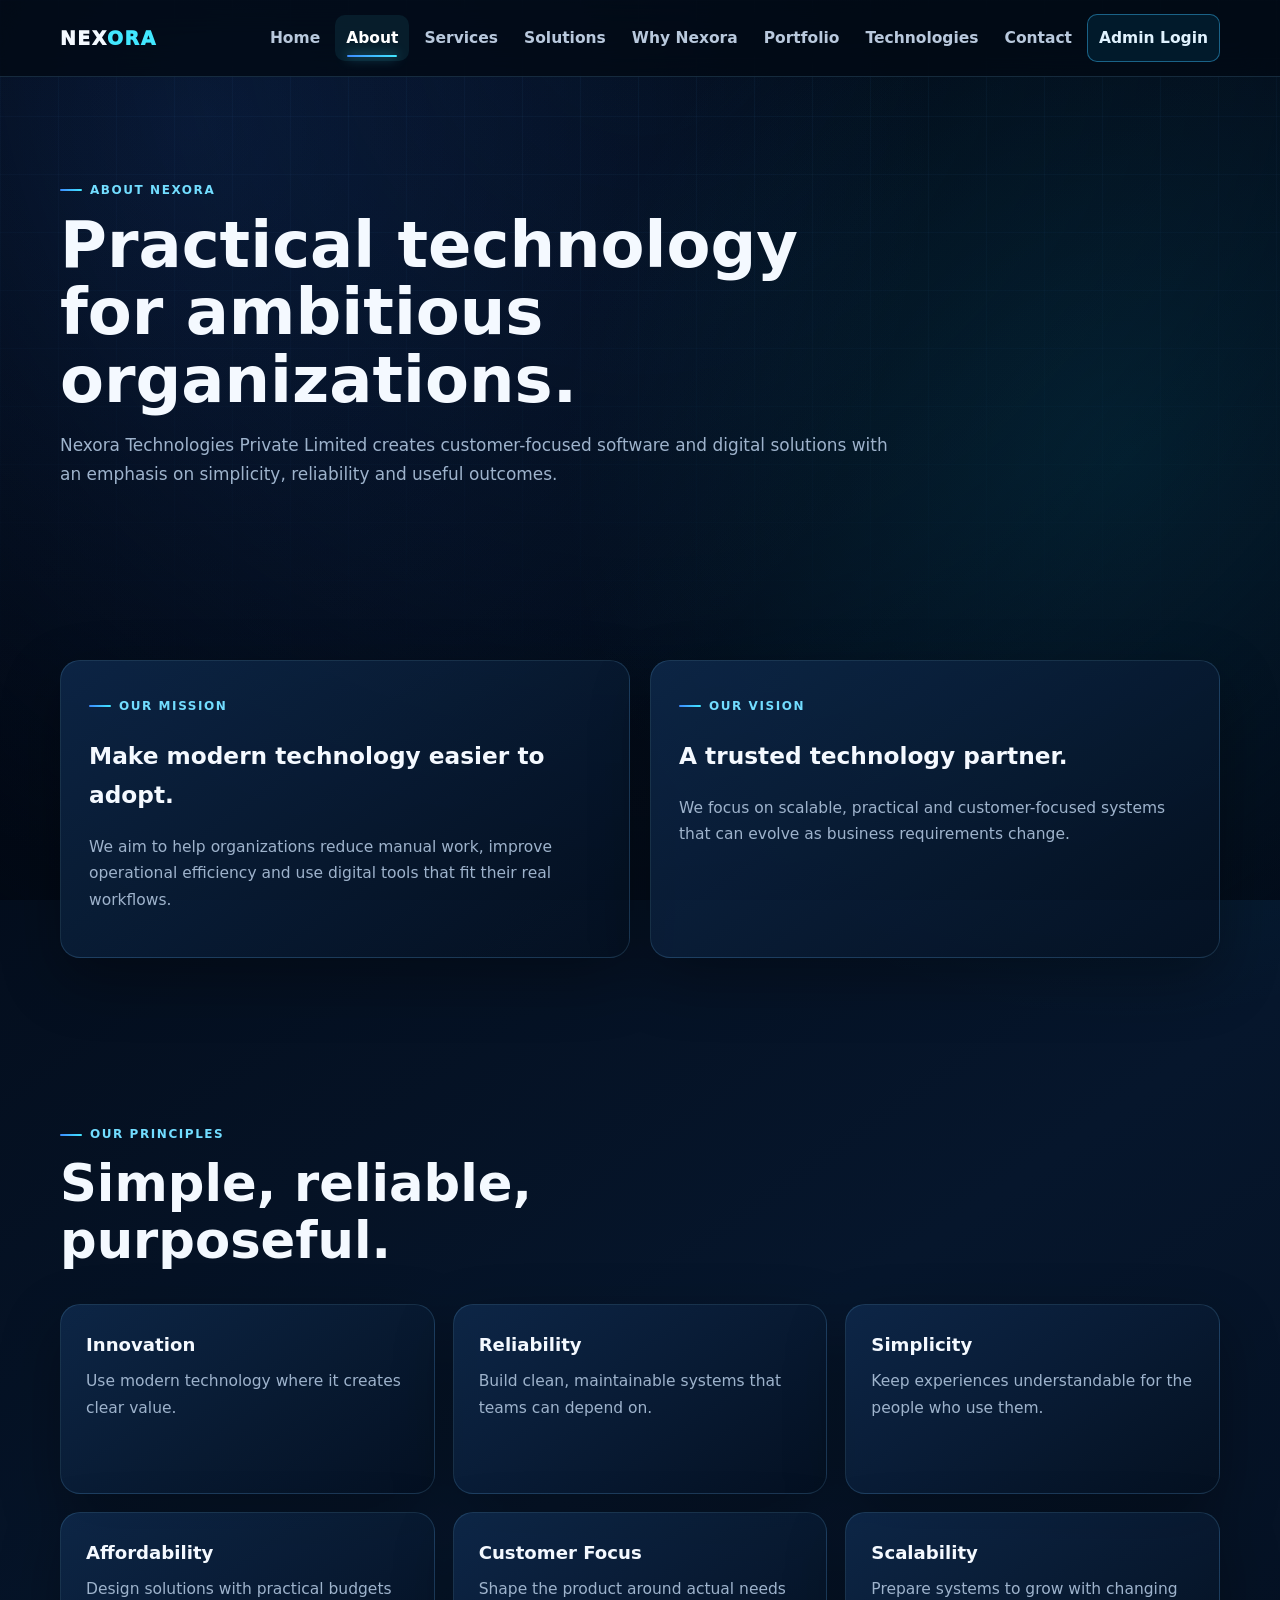
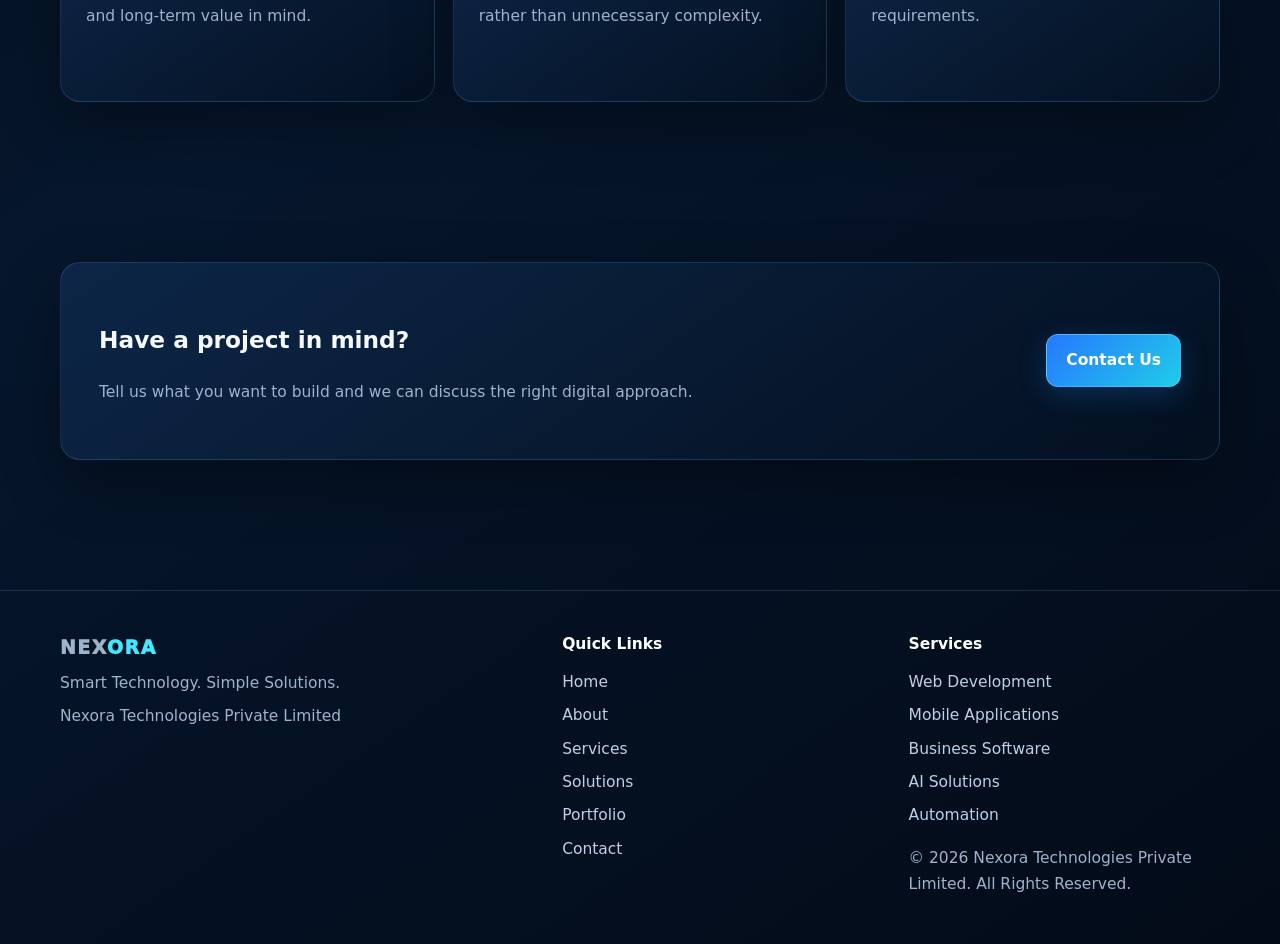
<file: about.html>
<!DOCTYPE html><html lang="en"><head><meta charset="UTF-8"><meta name="viewport" content="width=device-width,initial-scale=1"><meta name="description" content="Nexora Technologies Private Limited — Smart Technology. Simple Solutions."><title>About | Nexora Technologies</title><link rel="stylesheet" href="styles.css"></head><body><header class="nav"><div class="wrap navin"><a class="logo" href="index.html" aria-label="Nexora Technologies Home">NEX<span>ORA</span></a><button class="menu-toggle" aria-label="Open navigation" aria-expanded="false">☰</button><nav class="site-nav"><a href="index.html" data-page="index.html" class="">Home</a><a href="about.html" data-page="about.html" class="active">About</a><a href="services.html" data-page="services.html" class="">Services</a><a href="solutions.html" data-page="solutions.html" class="">Solutions</a><a href="why-nexora.html" data-page="why-nexora.html" class="">Why Nexora</a><a href="portfolio.html" data-page="portfolio.html" class="">Portfolio</a><a href="technologies.html" data-page="technologies.html" class="">Technologies</a><a href="contact.html" data-page="contact.html" class="">Contact</a>
      <a href="admin.html" class="admin-nav-link" data-page="admin.html">Admin Login</a></nav></div></header><main class="page"><div class="wrap"><section class="page-hero"><div class="kicker">About Nexora</div><h1>Practical technology for ambitious organizations.</h1><p>Nexora Technologies Private Limited creates customer-focused software and digital solutions with an emphasis on simplicity, reliability and useful outcomes.</p></section><section class="section"><div class="two"><article class="panel"><div class="kicker">Our Mission</div><h2>Make modern technology easier to adopt.</h2><p class="muted">We aim to help organizations reduce manual work, improve operational efficiency and use digital tools that fit their real workflows.</p></article><article class="panel"><div class="kicker">Our Vision</div><h2>A trusted technology partner.</h2><p class="muted">We focus on scalable, practical and customer-focused systems that can evolve as business requirements change.</p></article></div></section><section class="section"><div class="sectionhead"><div class="kicker">Our Principles</div><h2>Simple, reliable, purposeful.</h2></div><div class="grid"><article class="card"><h3>Innovation</h3><p>Use modern technology where it creates clear value.</p></article><article class="card"><h3>Reliability</h3><p>Build clean, maintainable systems that teams can depend on.</p></article><article class="card"><h3>Simplicity</h3><p>Keep experiences understandable for the people who use them.</p></article><article class="card"><h3>Affordability</h3><p>Design solutions with practical budgets and long-term value in mind.</p></article><article class="card"><h3>Customer Focus</h3><p>Shape the product around actual needs rather than unnecessary complexity.</p></article><article class="card"><h3>Scalability</h3><p>Prepare systems to grow with changing requirements.</p></article></div></section><section class="section"><div class="cta"><div><h2>Have a project in mind?</h2><p class="muted">Tell us what you want to build and we can discuss the right digital approach.</p></div><a class="btn" href="contact.html">Contact Us</a></div></section></div></main><footer><div class="wrap foot"><div><div class="logo">NEX<span>ORA</span></div><p>Smart Technology. Simple Solutions.</p><p>Nexora Technologies Private Limited</p></div><div><h4>Quick Links</h4><div class="footer-links"><a href="index.html">Home</a><a href="about.html">About</a><a href="services.html">Services</a><a href="solutions.html">Solutions</a><a href="portfolio.html">Portfolio</a><a href="contact.html">Contact</a></div></div><div><h4>Services</h4><div class="footer-links"><a href="services.html">Web Development</a><a href="services.html">Mobile Applications</a><a href="services.html">Business Software</a><a href="services.html">AI Solutions</a><a href="services.html">Automation</a></div><p style="margin-top:16px">© 2026 Nexora Technologies Private Limited. All Rights Reserved.</p></div></div></footer><script src="site.js"></script></body></html>
</file>
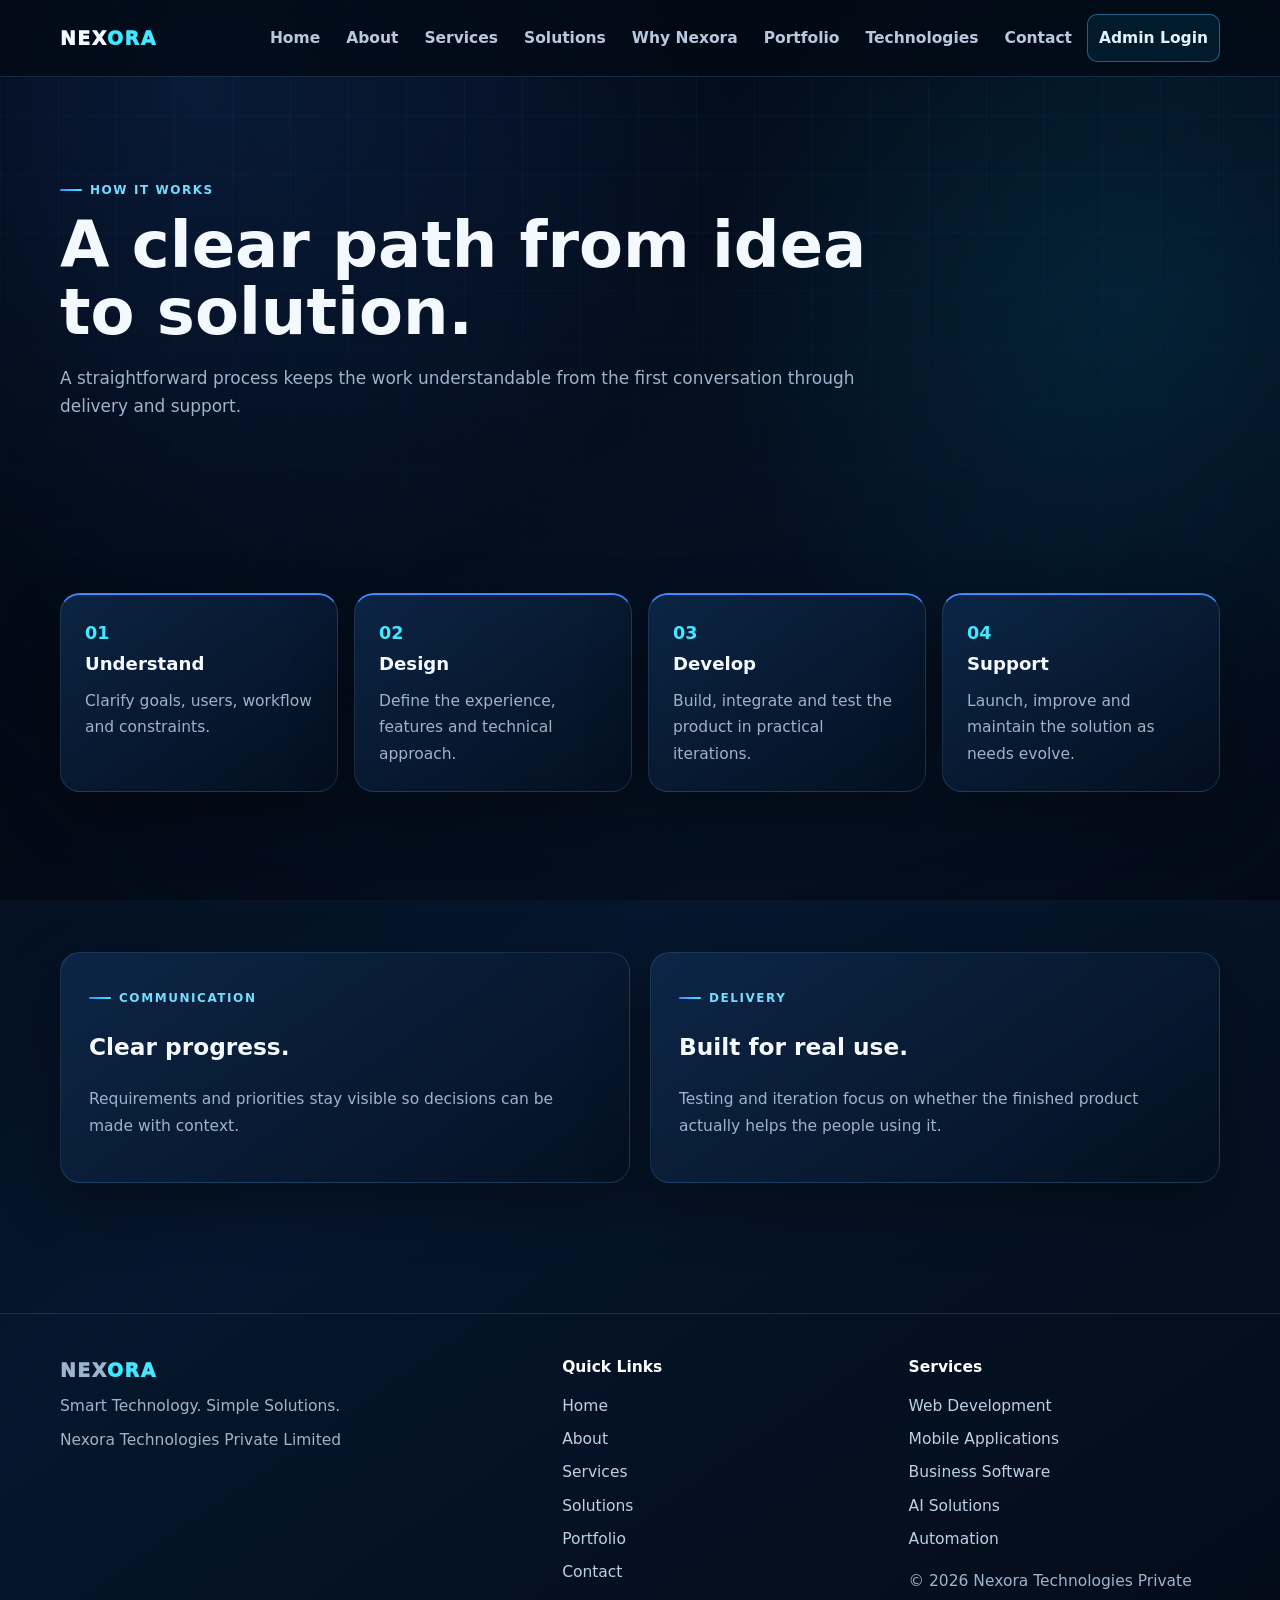
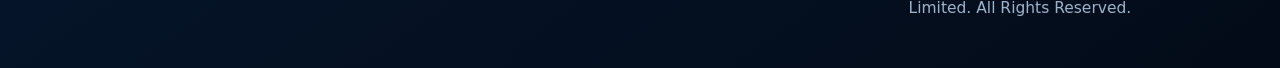
<file: how-it-works.html>
<!DOCTYPE html><html lang="en"><head><meta charset="UTF-8"><meta name="viewport" content="width=device-width,initial-scale=1"><meta name="description" content="Nexora Technologies Private Limited — Smart Technology. Simple Solutions."><title>How It Works | Nexora Technologies</title><link rel="stylesheet" href="styles.css"></head><body><header class="nav"><div class="wrap navin"><a class="logo" href="index.html" aria-label="Nexora Technologies Home">NEX<span>ORA</span></a><button class="menu-toggle" aria-label="Open navigation" aria-expanded="false">☰</button><nav class="site-nav"><a href="index.html" data-page="index.html" class="">Home</a><a href="about.html" data-page="about.html" class="">About</a><a href="services.html" data-page="services.html" class="">Services</a><a href="solutions.html" data-page="solutions.html" class="">Solutions</a><a href="why-nexora.html" data-page="why-nexora.html" class="">Why Nexora</a><a href="portfolio.html" data-page="portfolio.html" class="">Portfolio</a><a href="technologies.html" data-page="technologies.html" class="">Technologies</a><a href="contact.html" data-page="contact.html" class="">Contact</a>
      <a href="admin.html" class="admin-nav-link" data-page="admin.html">Admin Login</a></nav></div></header><main class="page"><div class="wrap"><section class="page-hero"><div class="kicker">How It Works</div><h1>A clear path from idea to solution.</h1><p>A straightforward process keeps the work understandable from the first conversation through delivery and support.</p></section><section class="section"><div class="process"><article class="step"><b>01</b><h3>Understand</h3><p>Clarify goals, users, workflow and constraints.</p></article><article class="step"><b>02</b><h3>Design</h3><p>Define the experience, features and technical approach.</p></article><article class="step"><b>03</b><h3>Develop</h3><p>Build, integrate and test the product in practical iterations.</p></article><article class="step"><b>04</b><h3>Support</h3><p>Launch, improve and maintain the solution as needs evolve.</p></article></div></section><section class="section"><div class="two"><article class="panel"><div class="kicker">Communication</div><h2>Clear progress.</h2><p class="muted">Requirements and priorities stay visible so decisions can be made with context.</p></article><article class="panel"><div class="kicker">Delivery</div><h2>Built for real use.</h2><p class="muted">Testing and iteration focus on whether the finished product actually helps the people using it.</p></article></div></section></div></main><footer><div class="wrap foot"><div><div class="logo">NEX<span>ORA</span></div><p>Smart Technology. Simple Solutions.</p><p>Nexora Technologies Private Limited</p></div><div><h4>Quick Links</h4><div class="footer-links"><a href="index.html">Home</a><a href="about.html">About</a><a href="services.html">Services</a><a href="solutions.html">Solutions</a><a href="portfolio.html">Portfolio</a><a href="contact.html">Contact</a></div></div><div><h4>Services</h4><div class="footer-links"><a href="services.html">Web Development</a><a href="services.html">Mobile Applications</a><a href="services.html">Business Software</a><a href="services.html">AI Solutions</a><a href="services.html">Automation</a></div><p style="margin-top:16px">© 2026 Nexora Technologies Private Limited. All Rights Reserved.</p></div></div></footer><script src="site.js"></script></body></html>
</file>
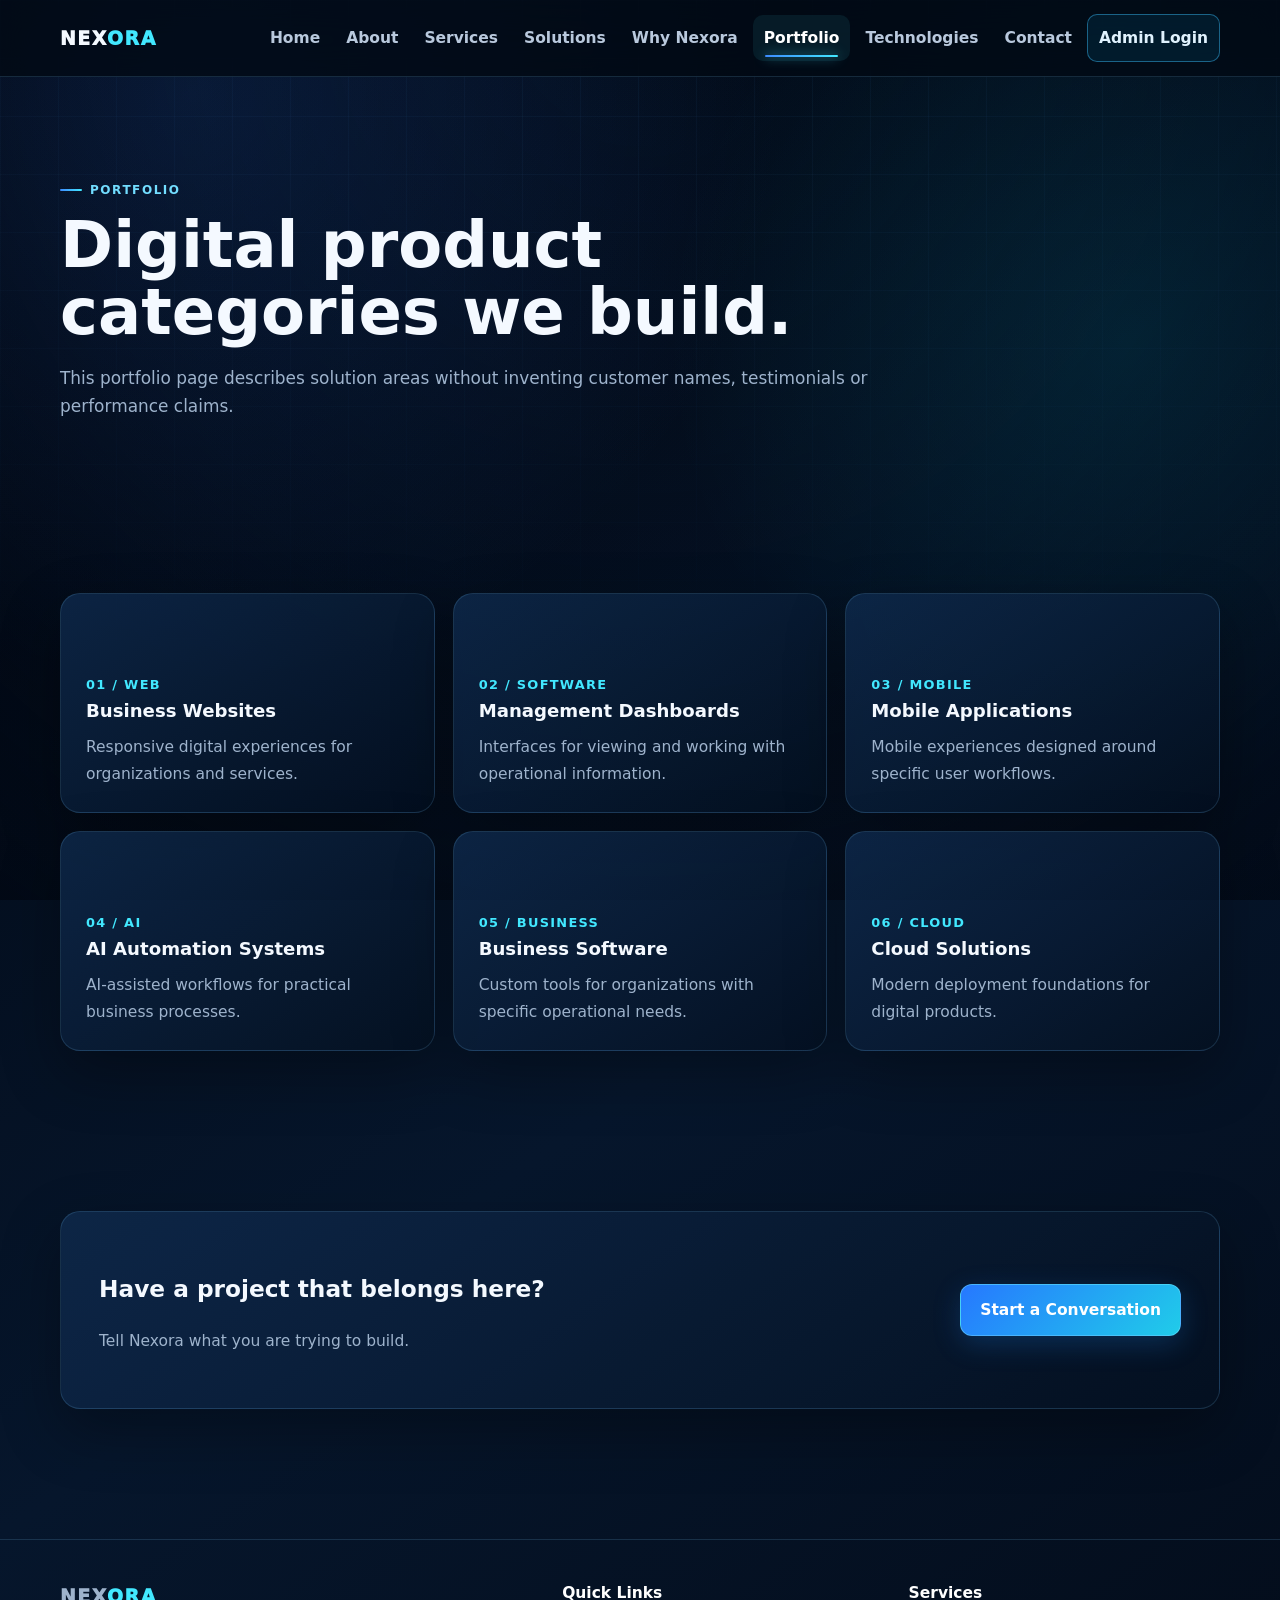
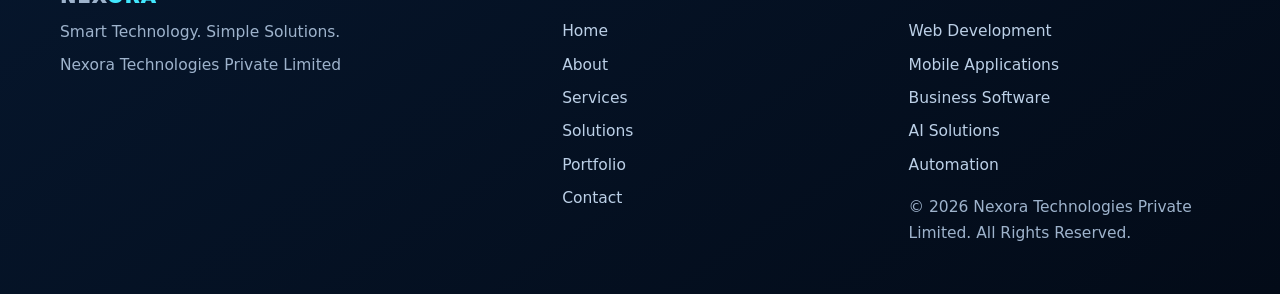
<file: portfolio.html>
<!DOCTYPE html><html lang="en"><head><meta charset="UTF-8"><meta name="viewport" content="width=device-width,initial-scale=1"><meta name="description" content="Nexora Technologies Private Limited — Smart Technology. Simple Solutions."><title>Portfolio | Nexora Technologies</title><link rel="stylesheet" href="styles.css"></head><body><header class="nav"><div class="wrap navin"><a class="logo" href="index.html" aria-label="Nexora Technologies Home">NEX<span>ORA</span></a><button class="menu-toggle" aria-label="Open navigation" aria-expanded="false">☰</button><nav class="site-nav"><a href="index.html" data-page="index.html" class="">Home</a><a href="about.html" data-page="about.html" class="">About</a><a href="services.html" data-page="services.html" class="">Services</a><a href="solutions.html" data-page="solutions.html" class="">Solutions</a><a href="why-nexora.html" data-page="why-nexora.html" class="">Why Nexora</a><a href="portfolio.html" data-page="portfolio.html" class="active">Portfolio</a><a href="technologies.html" data-page="technologies.html" class="">Technologies</a><a href="contact.html" data-page="contact.html" class="">Contact</a>
      <a href="admin.html" class="admin-nav-link" data-page="admin.html">Admin Login</a></nav></div></header><main class="page"><div class="wrap"><section class="page-hero"><div class="kicker">Portfolio</div><h1>Digital product categories we build.</h1><p>This portfolio page describes solution areas without inventing customer names, testimonials or performance claims.</p></section><section class="section"><div class="portfolio"><article class="project"><small>01 / WEB</small><h3>Business Websites</h3><p>Responsive digital experiences for organizations and services.</p></article><article class="project"><small>02 / SOFTWARE</small><h3>Management Dashboards</h3><p>Interfaces for viewing and working with operational information.</p></article><article class="project"><small>03 / MOBILE</small><h3>Mobile Applications</h3><p>Mobile experiences designed around specific user workflows.</p></article><article class="project"><small>04 / AI</small><h3>AI Automation Systems</h3><p>AI-assisted workflows for practical business processes.</p></article><article class="project"><small>05 / BUSINESS</small><h3>Business Software</h3><p>Custom tools for organizations with specific operational needs.</p></article><article class="project"><small>06 / CLOUD</small><h3>Cloud Solutions</h3><p>Modern deployment foundations for digital products.</p></article></div></section><section class="section"><div class="cta"><div><h2>Have a project that belongs here?</h2><p class="muted">Tell Nexora what you are trying to build.</p></div><a class="btn" href="contact.html">Start a Conversation</a></div></section></div></main><footer><div class="wrap foot"><div><div class="logo">NEX<span>ORA</span></div><p>Smart Technology. Simple Solutions.</p><p>Nexora Technologies Private Limited</p></div><div><h4>Quick Links</h4><div class="footer-links"><a href="index.html">Home</a><a href="about.html">About</a><a href="services.html">Services</a><a href="solutions.html">Solutions</a><a href="portfolio.html">Portfolio</a><a href="contact.html">Contact</a></div></div><div><h4>Services</h4><div class="footer-links"><a href="services.html">Web Development</a><a href="services.html">Mobile Applications</a><a href="services.html">Business Software</a><a href="services.html">AI Solutions</a><a href="services.html">Automation</a></div><p style="margin-top:16px">© 2026 Nexora Technologies Private Limited. All Rights Reserved.</p></div></div></footer><script src="site.js"></script></body></html>
</file>
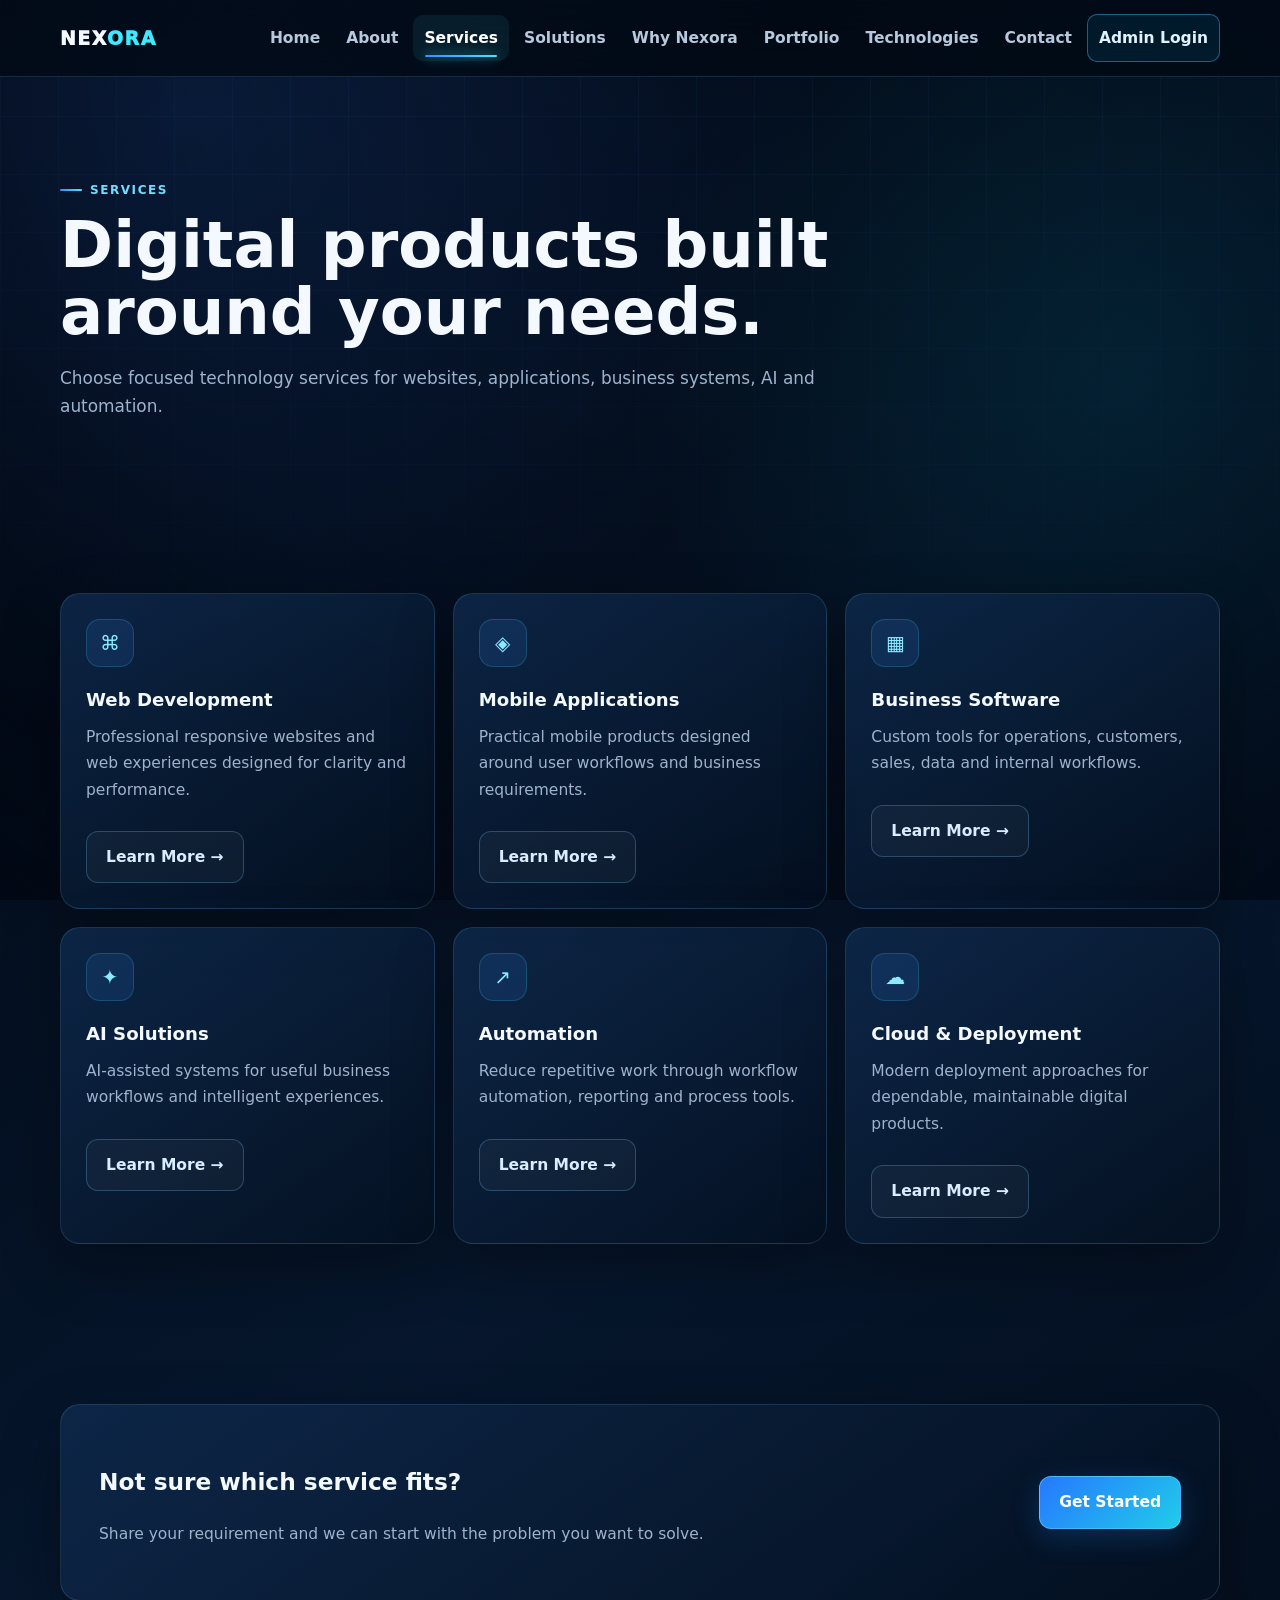
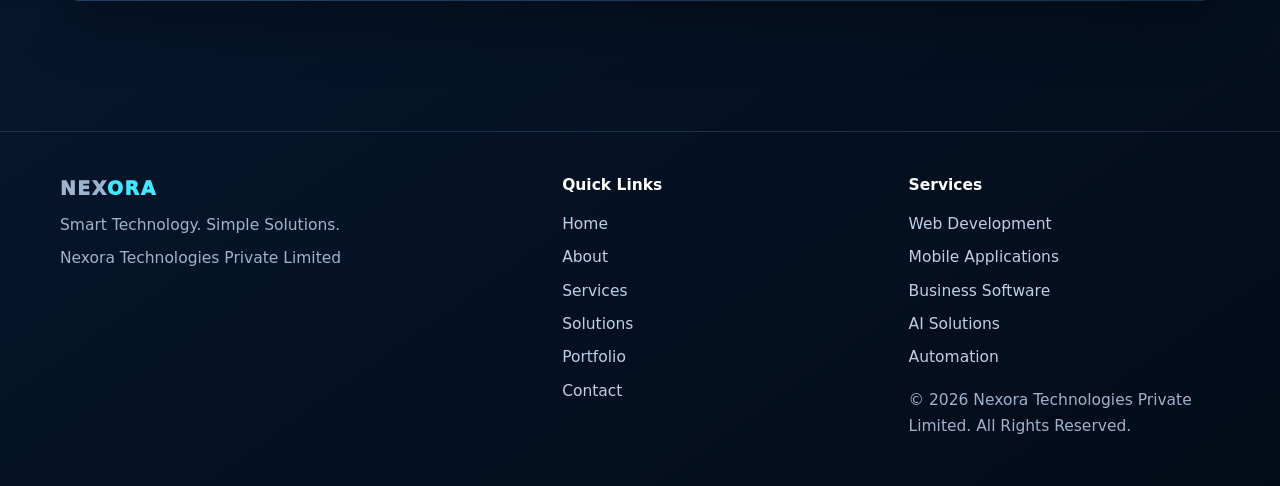
<file: services.html>
<!DOCTYPE html><html lang="en"><head><meta charset="UTF-8"><meta name="viewport" content="width=device-width,initial-scale=1"><meta name="description" content="Nexora Technologies Private Limited — Smart Technology. Simple Solutions."><title>Services | Nexora Technologies</title><link rel="stylesheet" href="styles.css"></head><body><header class="nav"><div class="wrap navin"><a class="logo" href="index.html" aria-label="Nexora Technologies Home">NEX<span>ORA</span></a><button class="menu-toggle" aria-label="Open navigation" aria-expanded="false">☰</button><nav class="site-nav"><a href="index.html" data-page="index.html" class="">Home</a><a href="about.html" data-page="about.html" class="">About</a><a href="services.html" data-page="services.html" class="active">Services</a><a href="solutions.html" data-page="solutions.html" class="">Solutions</a><a href="why-nexora.html" data-page="why-nexora.html" class="">Why Nexora</a><a href="portfolio.html" data-page="portfolio.html" class="">Portfolio</a><a href="technologies.html" data-page="technologies.html" class="">Technologies</a><a href="contact.html" data-page="contact.html" class="">Contact</a>
      <a href="admin.html" class="admin-nav-link" data-page="admin.html">Admin Login</a></nav></div></header><main class="page"><div class="wrap"><section class="page-hero"><div class="kicker">Services</div><h1>Digital products built around your needs.</h1><p>Choose focused technology services for websites, applications, business systems, AI and automation.</p></section><section class="section"><div class="grid"><article class="card"><div class="icon">⌘</div><h3>Web Development</h3><p>Professional responsive websites and web experiences designed for clarity and performance.</p><div class="actions"><a class="ghost" href="contact.html">Learn More →</a></div></article><article class="card"><div class="icon">◈</div><h3>Mobile Applications</h3><p>Practical mobile products designed around user workflows and business requirements.</p><div class="actions"><a class="ghost" href="contact.html">Learn More →</a></div></article><article class="card"><div class="icon">▦</div><h3>Business Software</h3><p>Custom tools for operations, customers, sales, data and internal workflows.</p><div class="actions"><a class="ghost" href="solutions.html">Learn More →</a></div></article><article class="card"><div class="icon">✦</div><h3>AI Solutions</h3><p>AI-assisted systems for useful business workflows and intelligent experiences.</p><div class="actions"><a class="ghost" href="technologies.html">Learn More →</a></div></article><article class="card"><div class="icon">↗</div><h3>Automation</h3><p>Reduce repetitive work through workflow automation, reporting and process tools.</p><div class="actions"><a class="ghost" href="solutions.html">Learn More →</a></div></article><article class="card"><div class="icon">☁</div><h3>Cloud & Deployment</h3><p>Modern deployment approaches for dependable, maintainable digital products.</p><div class="actions"><a class="ghost" href="contact.html">Learn More →</a></div></article></div></section><section class="section"><div class="cta"><div><h2>Not sure which service fits?</h2><p class="muted">Share your requirement and we can start with the problem you want to solve.</p></div><a class="btn" href="contact.html">Get Started</a></div></section></div></main><footer><div class="wrap foot"><div><div class="logo">NEX<span>ORA</span></div><p>Smart Technology. Simple Solutions.</p><p>Nexora Technologies Private Limited</p></div><div><h4>Quick Links</h4><div class="footer-links"><a href="index.html">Home</a><a href="about.html">About</a><a href="services.html">Services</a><a href="solutions.html">Solutions</a><a href="portfolio.html">Portfolio</a><a href="contact.html">Contact</a></div></div><div><h4>Services</h4><div class="footer-links"><a href="services.html">Web Development</a><a href="services.html">Mobile Applications</a><a href="services.html">Business Software</a><a href="services.html">AI Solutions</a><a href="services.html">Automation</a></div><p style="margin-top:16px">© 2026 Nexora Technologies Private Limited. All Rights Reserved.</p></div></div></footer><script src="site.js"></script></body></html>
</file>
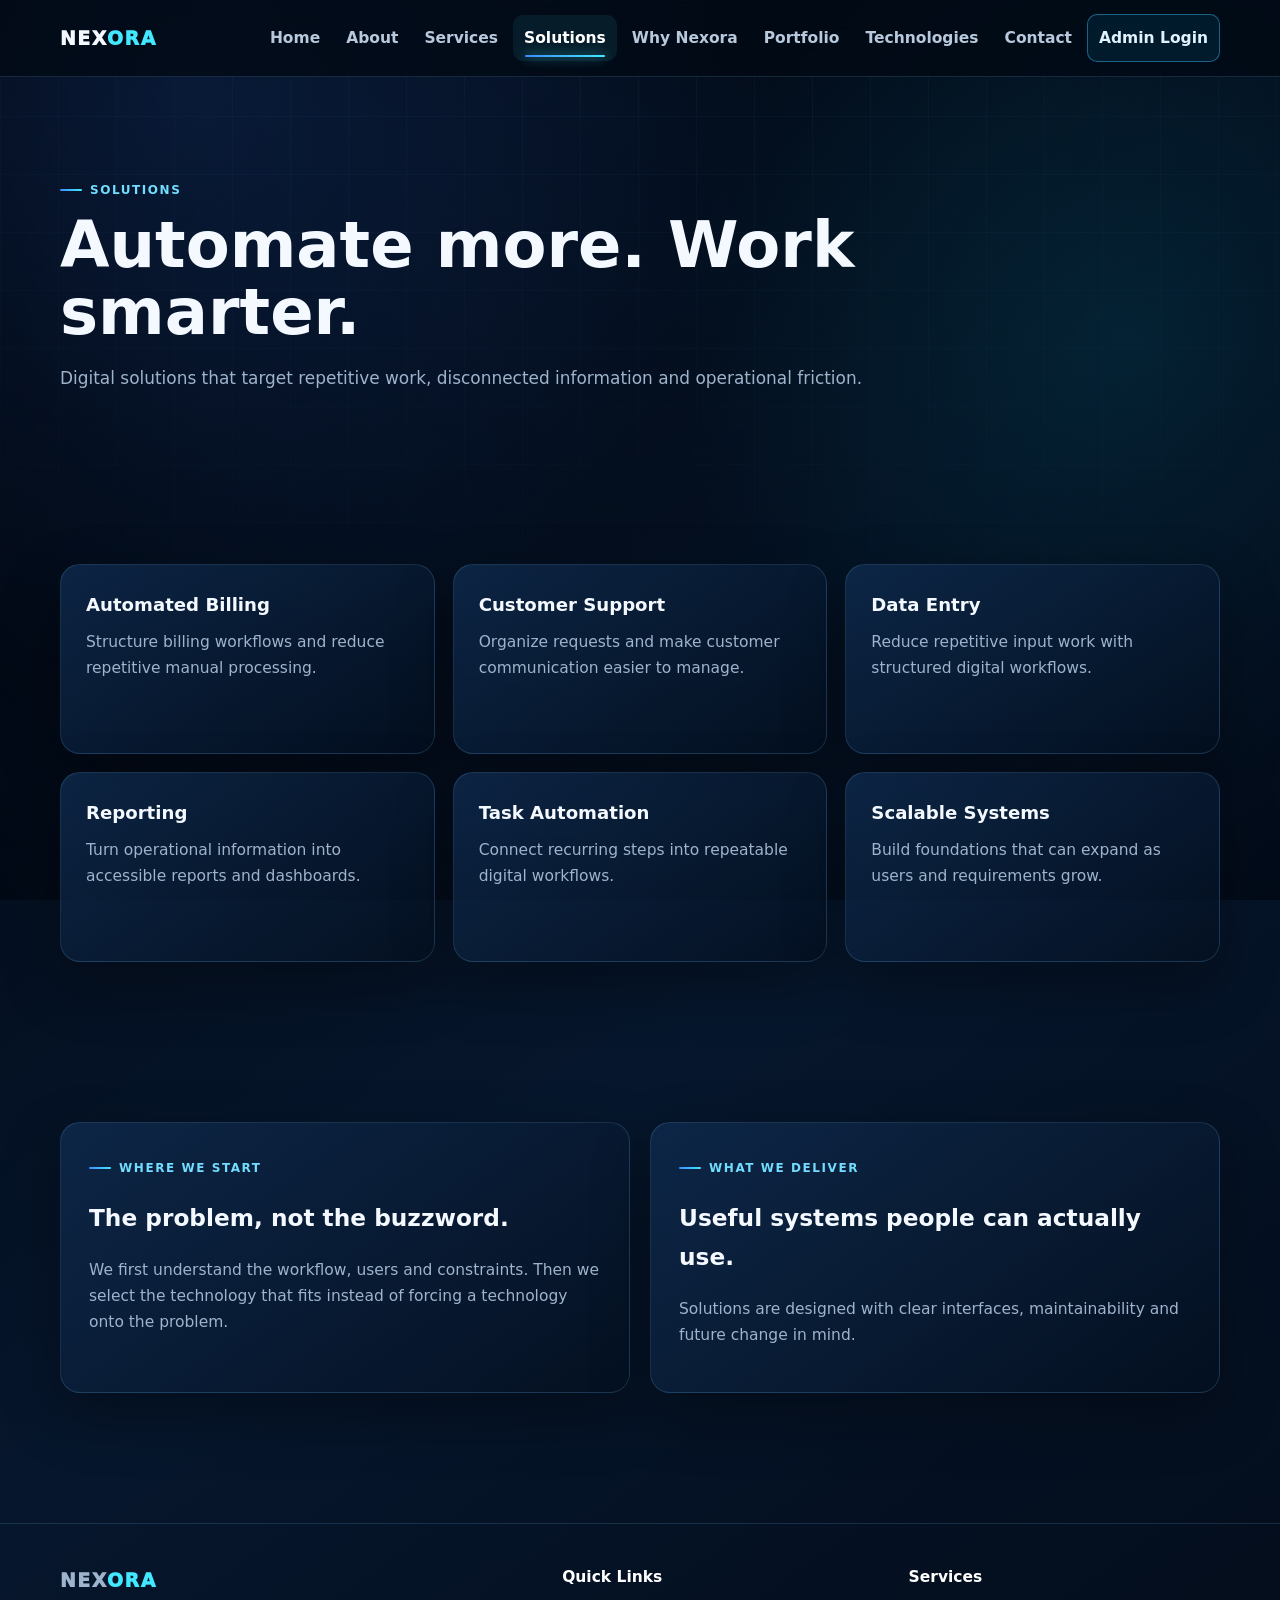
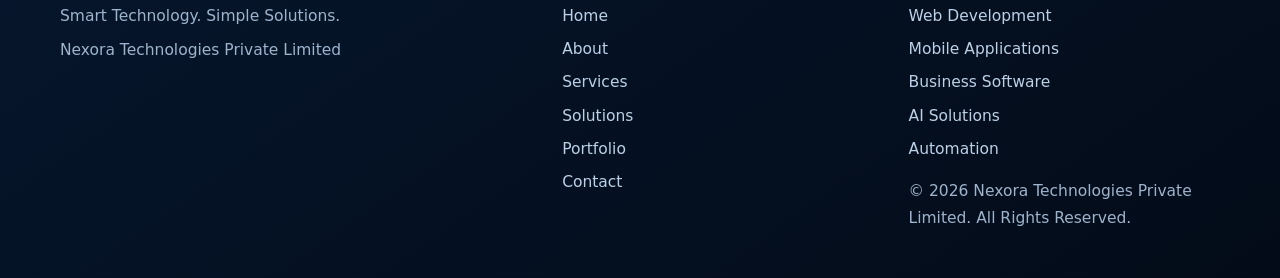
<file: solutions.html>
<!DOCTYPE html><html lang="en"><head><meta charset="UTF-8"><meta name="viewport" content="width=device-width,initial-scale=1"><meta name="description" content="Nexora Technologies Private Limited — Smart Technology. Simple Solutions."><title>Solutions | Nexora Technologies</title><link rel="stylesheet" href="styles.css"></head><body><header class="nav"><div class="wrap navin"><a class="logo" href="index.html" aria-label="Nexora Technologies Home">NEX<span>ORA</span></a><button class="menu-toggle" aria-label="Open navigation" aria-expanded="false">☰</button><nav class="site-nav"><a href="index.html" data-page="index.html" class="">Home</a><a href="about.html" data-page="about.html" class="">About</a><a href="services.html" data-page="services.html" class="">Services</a><a href="solutions.html" data-page="solutions.html" class="active">Solutions</a><a href="why-nexora.html" data-page="why-nexora.html" class="">Why Nexora</a><a href="portfolio.html" data-page="portfolio.html" class="">Portfolio</a><a href="technologies.html" data-page="technologies.html" class="">Technologies</a><a href="contact.html" data-page="contact.html" class="">Contact</a>
      <a href="admin.html" class="admin-nav-link" data-page="admin.html">Admin Login</a></nav></div></header><main class="page"><div class="wrap"><section class="page-hero"><div class="kicker">Solutions</div><h1>Automate more. Work smarter.</h1><p>Digital solutions that target repetitive work, disconnected information and operational friction.</p></section><section class="section"><div class="grid"><article class="card"><h3>Automated Billing</h3><p>Structure billing workflows and reduce repetitive manual processing.</p></article><article class="card"><h3>Customer Support</h3><p>Organize requests and make customer communication easier to manage.</p></article><article class="card"><h3>Data Entry</h3><p>Reduce repetitive input work with structured digital workflows.</p></article><article class="card"><h3>Reporting</h3><p>Turn operational information into accessible reports and dashboards.</p></article><article class="card"><h3>Task Automation</h3><p>Connect recurring steps into repeatable digital workflows.</p></article><article class="card"><h3>Scalable Systems</h3><p>Build foundations that can expand as users and requirements grow.</p></article></div></section><section class="section"><div class="two"><article class="panel"><div class="kicker">Where we start</div><h2>The problem, not the buzzword.</h2><p class="muted">We first understand the workflow, users and constraints. Then we select the technology that fits instead of forcing a technology onto the problem.</p></article><article class="panel"><div class="kicker">What we deliver</div><h2>Useful systems people can actually use.</h2><p class="muted">Solutions are designed with clear interfaces, maintainability and future change in mind.</p></article></div></section></div></main><footer><div class="wrap foot"><div><div class="logo">NEX<span>ORA</span></div><p>Smart Technology. Simple Solutions.</p><p>Nexora Technologies Private Limited</p></div><div><h4>Quick Links</h4><div class="footer-links"><a href="index.html">Home</a><a href="about.html">About</a><a href="services.html">Services</a><a href="solutions.html">Solutions</a><a href="portfolio.html">Portfolio</a><a href="contact.html">Contact</a></div></div><div><h4>Services</h4><div class="footer-links"><a href="services.html">Web Development</a><a href="services.html">Mobile Applications</a><a href="services.html">Business Software</a><a href="services.html">AI Solutions</a><a href="services.html">Automation</a></div><p style="margin-top:16px">© 2026 Nexora Technologies Private Limited. All Rights Reserved.</p></div></div></footer><script src="site.js"></script></body></html>
</file>
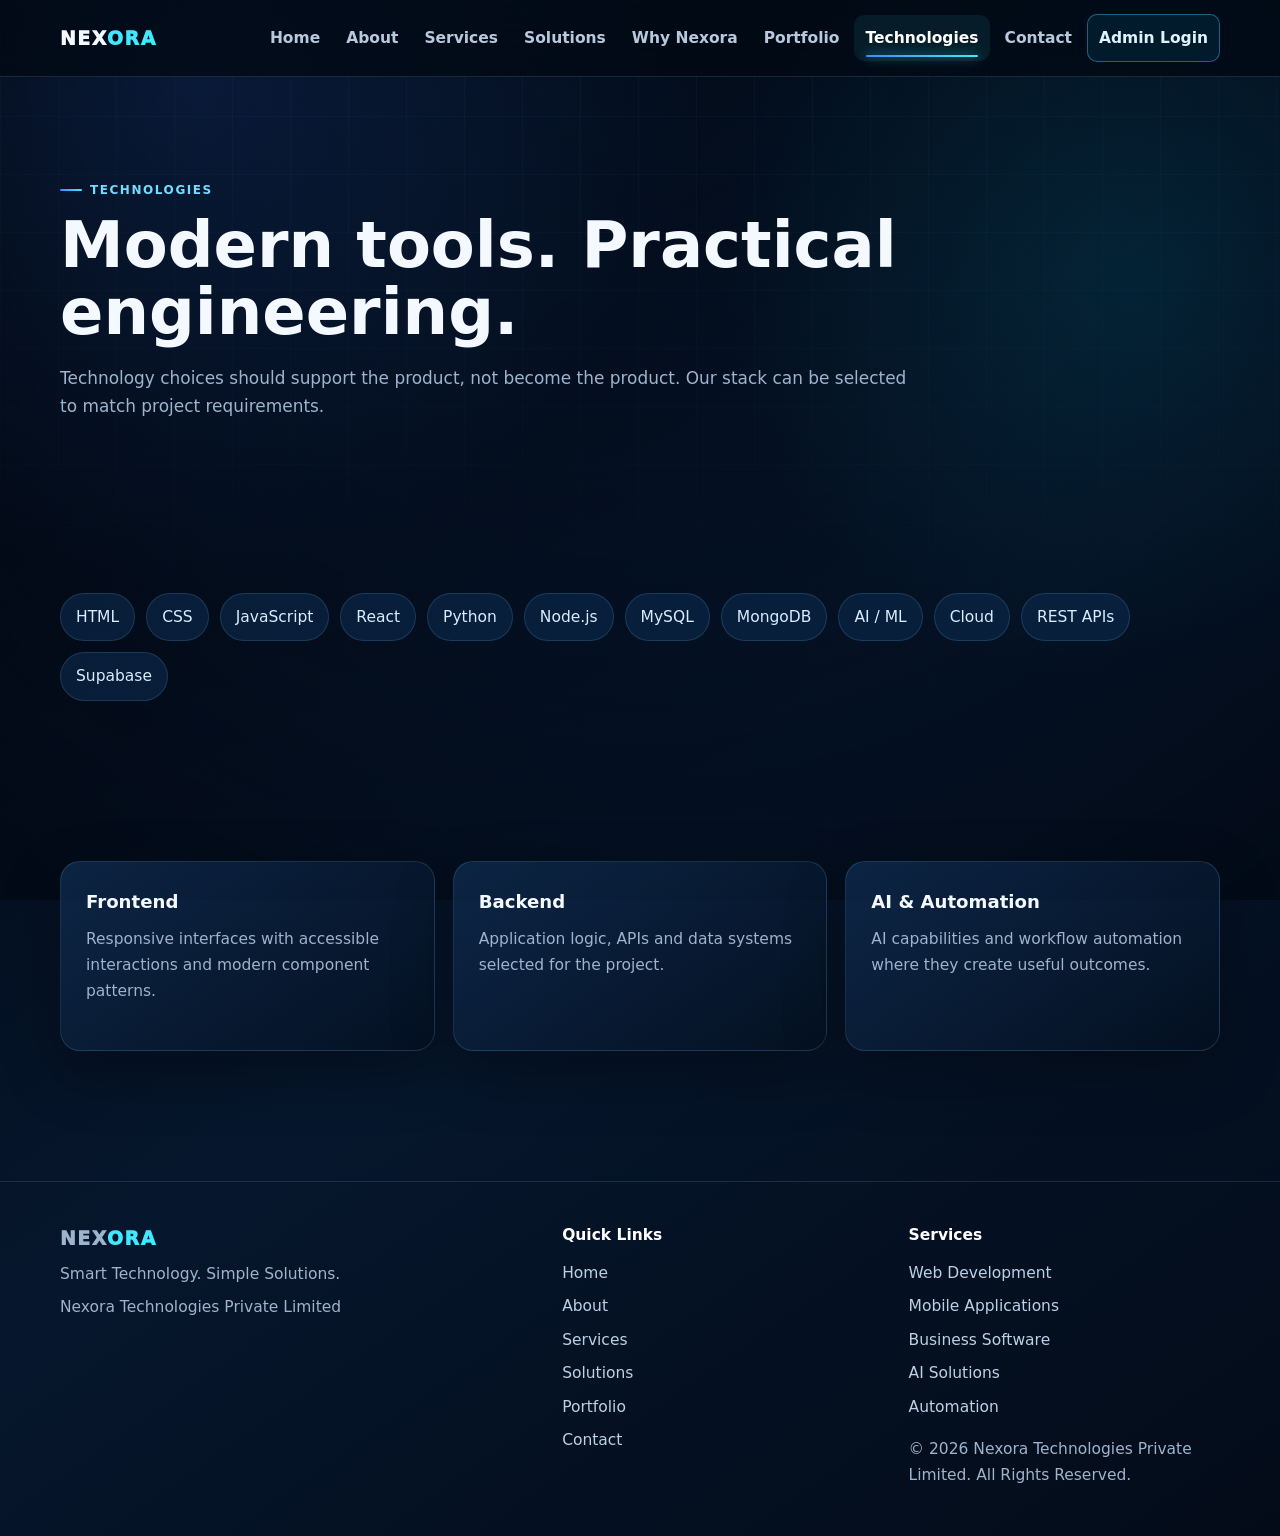
<file: technologies.html>
<!DOCTYPE html><html lang="en"><head><meta charset="UTF-8"><meta name="viewport" content="width=device-width,initial-scale=1"><meta name="description" content="Nexora Technologies Private Limited — Smart Technology. Simple Solutions."><title>Technologies | Nexora Technologies</title><link rel="stylesheet" href="styles.css"></head><body><header class="nav"><div class="wrap navin"><a class="logo" href="index.html" aria-label="Nexora Technologies Home">NEX<span>ORA</span></a><button class="menu-toggle" aria-label="Open navigation" aria-expanded="false">☰</button><nav class="site-nav"><a href="index.html" data-page="index.html" class="">Home</a><a href="about.html" data-page="about.html" class="">About</a><a href="services.html" data-page="services.html" class="">Services</a><a href="solutions.html" data-page="solutions.html" class="">Solutions</a><a href="why-nexora.html" data-page="why-nexora.html" class="">Why Nexora</a><a href="portfolio.html" data-page="portfolio.html" class="">Portfolio</a><a href="technologies.html" data-page="technologies.html" class="active">Technologies</a><a href="contact.html" data-page="contact.html" class="">Contact</a>
      <a href="admin.html" class="admin-nav-link" data-page="admin.html">Admin Login</a></nav></div></header><main class="page"><div class="wrap"><section class="page-hero"><div class="kicker">Technologies</div><h1>Modern tools. Practical engineering.</h1><p>Technology choices should support the product, not become the product. Our stack can be selected to match project requirements.</p></section><section class="section"><div class="tech"><span class="tag">HTML</span><span class="tag">CSS</span><span class="tag">JavaScript</span><span class="tag">React</span><span class="tag">Python</span><span class="tag">Node.js</span><span class="tag">MySQL</span><span class="tag">MongoDB</span><span class="tag">AI / ML</span><span class="tag">Cloud</span><span class="tag">REST APIs</span><span class="tag">Supabase</span></div></section><section class="section"><div class="grid"><article class="card"><h3>Frontend</h3><p>Responsive interfaces with accessible interactions and modern component patterns.</p></article><article class="card"><h3>Backend</h3><p>Application logic, APIs and data systems selected for the project.</p></article><article class="card"><h3>AI & Automation</h3><p>AI capabilities and workflow automation where they create useful outcomes.</p></article></div></section></div></main><footer><div class="wrap foot"><div><div class="logo">NEX<span>ORA</span></div><p>Smart Technology. Simple Solutions.</p><p>Nexora Technologies Private Limited</p></div><div><h4>Quick Links</h4><div class="footer-links"><a href="index.html">Home</a><a href="about.html">About</a><a href="services.html">Services</a><a href="solutions.html">Solutions</a><a href="portfolio.html">Portfolio</a><a href="contact.html">Contact</a></div></div><div><h4>Services</h4><div class="footer-links"><a href="services.html">Web Development</a><a href="services.html">Mobile Applications</a><a href="services.html">Business Software</a><a href="services.html">AI Solutions</a><a href="services.html">Automation</a></div><p style="margin-top:16px">© 2026 Nexora Technologies Private Limited. All Rights Reserved.</p></div></div></footer><script src="site.js"></script></body></html>
</file>
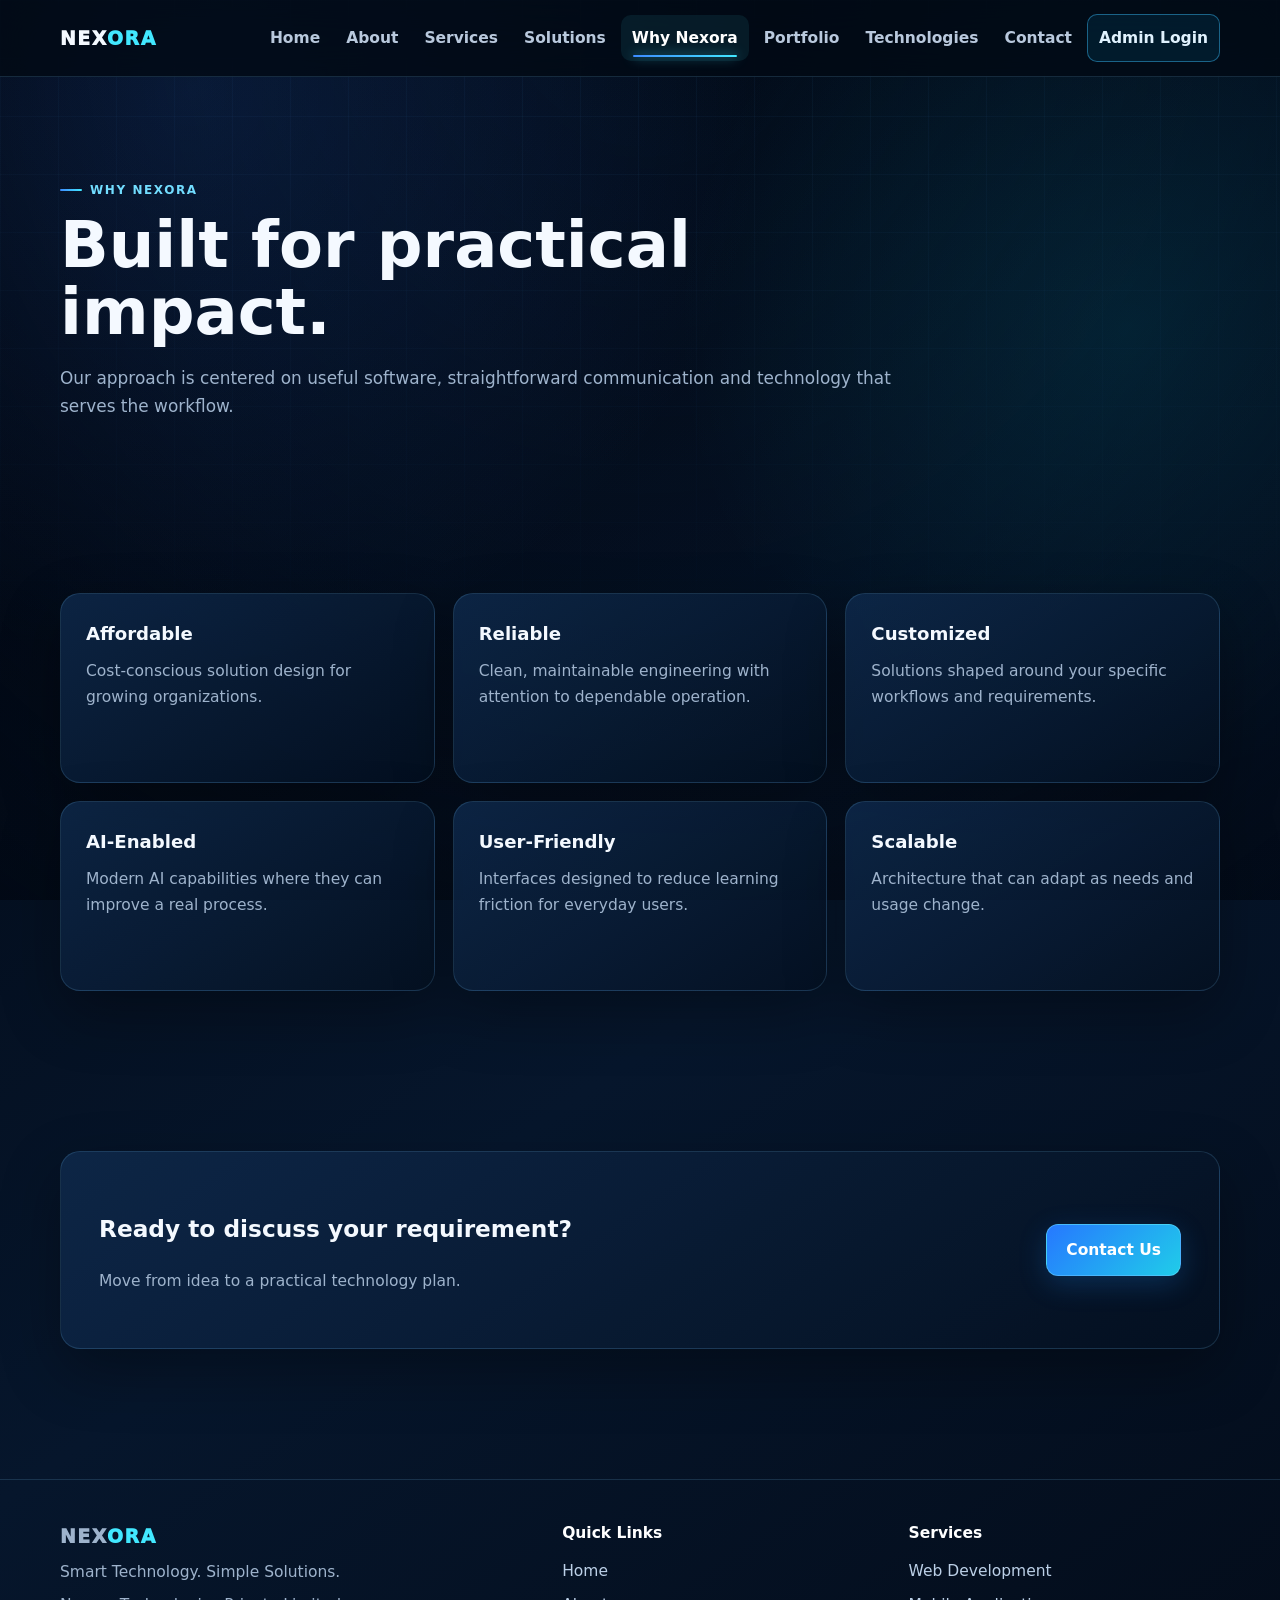
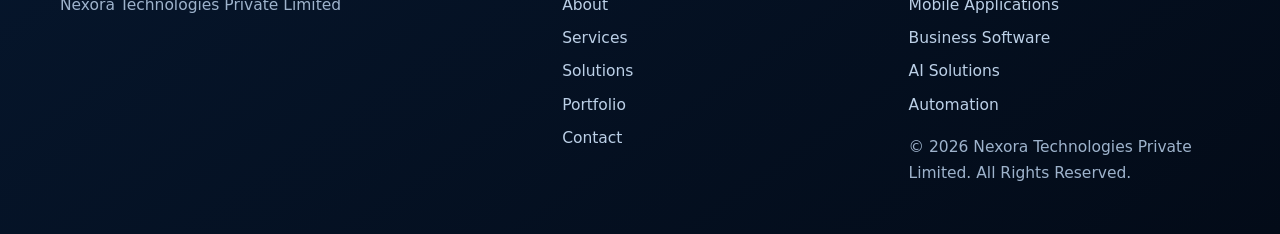
<file: why-nexora.html>
<!DOCTYPE html><html lang="en"><head><meta charset="UTF-8"><meta name="viewport" content="width=device-width,initial-scale=1"><meta name="description" content="Nexora Technologies Private Limited — Smart Technology. Simple Solutions."><title>Why Nexora | Nexora Technologies</title><link rel="stylesheet" href="styles.css"></head><body><header class="nav"><div class="wrap navin"><a class="logo" href="index.html" aria-label="Nexora Technologies Home">NEX<span>ORA</span></a><button class="menu-toggle" aria-label="Open navigation" aria-expanded="false">☰</button><nav class="site-nav"><a href="index.html" data-page="index.html" class="">Home</a><a href="about.html" data-page="about.html" class="">About</a><a href="services.html" data-page="services.html" class="">Services</a><a href="solutions.html" data-page="solutions.html" class="">Solutions</a><a href="why-nexora.html" data-page="why-nexora.html" class="active">Why Nexora</a><a href="portfolio.html" data-page="portfolio.html" class="">Portfolio</a><a href="technologies.html" data-page="technologies.html" class="">Technologies</a><a href="contact.html" data-page="contact.html" class="">Contact</a>
      <a href="admin.html" class="admin-nav-link" data-page="admin.html">Admin Login</a></nav></div></header><main class="page"><div class="wrap"><section class="page-hero"><div class="kicker">Why Nexora</div><h1>Built for practical impact.</h1><p>Our approach is centered on useful software, straightforward communication and technology that serves the workflow.</p></section><section class="section"><div class="grid"><article class="card"><h3>Affordable</h3><p>Cost-conscious solution design for growing organizations.</p></article><article class="card"><h3>Reliable</h3><p>Clean, maintainable engineering with attention to dependable operation.</p></article><article class="card"><h3>Customized</h3><p>Solutions shaped around your specific workflows and requirements.</p></article><article class="card"><h3>AI-Enabled</h3><p>Modern AI capabilities where they can improve a real process.</p></article><article class="card"><h3>User-Friendly</h3><p>Interfaces designed to reduce learning friction for everyday users.</p></article><article class="card"><h3>Scalable</h3><p>Architecture that can adapt as needs and usage change.</p></article></div></section><section class="section"><div class="cta"><div><h2>Ready to discuss your requirement?</h2><p class="muted">Move from idea to a practical technology plan.</p></div><a class="btn" href="contact.html">Contact Us</a></div></section></div></main><footer><div class="wrap foot"><div><div class="logo">NEX<span>ORA</span></div><p>Smart Technology. Simple Solutions.</p><p>Nexora Technologies Private Limited</p></div><div><h4>Quick Links</h4><div class="footer-links"><a href="index.html">Home</a><a href="about.html">About</a><a href="services.html">Services</a><a href="solutions.html">Solutions</a><a href="portfolio.html">Portfolio</a><a href="contact.html">Contact</a></div></div><div><h4>Services</h4><div class="footer-links"><a href="services.html">Web Development</a><a href="services.html">Mobile Applications</a><a href="services.html">Business Software</a><a href="services.html">AI Solutions</a><a href="services.html">Automation</a></div><p style="margin-top:16px">© 2026 Nexora Technologies Private Limited. All Rights Reserved.</p></div></div></footer><script src="site.js"></script></body></html>
</file>
<file: styles.css>
:root{--bg:#030a17;--bg2:#07162b;--panel:rgba(9,28,54,.72);--panel2:rgba(12,38,72,.72);--line:rgba(125,205,255,.16);--text:#f4f9ff;--muted:#9eb3cc;--blue:#3d8bff;--cyan:#42e8ff;--success:#55e3a5;--danger:#ff7180;--shadow:0 22px 60px rgba(0,0,0,.32)}*{box-sizing:border-box}html{scroll-behavior:smooth}body{margin:0;min-height:100vh;color:var(--text);font:15.5px/1.7 Inter,ui-sans-serif,system-ui,-apple-system,BlinkMacSystemFont,"Segoe UI",sans-serif;background:radial-gradient(circle at 15% 5%,rgba(46,126,255,.18),transparent 28%),radial-gradient(circle at 88% 18%,rgba(0,230,255,.11),transparent 24%),linear-gradient(145deg,#020711,#06162c 55%,#030b18);overflow-x:hidden}body:before{content:"";position:fixed;inset:0;z-index:-2;background-image:linear-gradient(rgba(91,174,255,.055) 1px,transparent 1px),linear-gradient(90deg,rgba(91,174,255,.055) 1px,transparent 1px);background-size:58px 58px;mask-image:linear-gradient(to bottom,#000,transparent 85%)}body:after{content:"";position:fixed;inset:0;z-index:-1;pointer-events:none;background:radial-gradient(circle at 50% 0,transparent 0,rgba(2,7,17,.22) 55%,rgba(2,7,17,.65) 100%)}a{color:inherit;text-decoration:none}.wrap{width:min(1160px,92%);margin-inline:auto}.nav{position:fixed;top:0;left:0;right:0;z-index:100;background:rgba(2,9,20,.78);border-bottom:1px solid var(--line);backdrop-filter:blur(18px)}.navin{height:76px;display:flex;align-items:center;justify-content:space-between;gap:24px}.logo{font-weight:950;letter-spacing:.08em;font-size:1.18rem}.logo span{color:var(--cyan)}.site-nav{display:flex;align-items:center;gap:4px}.site-nav a{position:relative;padding:10px 11px;border-radius:10px;color:#b9c9dd;font-weight:650;transition:.25s ease}.site-nav a:hover,.site-nav a.active{color:#fff;background:rgba(66,232,255,.08)}.site-nav a.active:after{content:"";position:absolute;left:12px;right:12px;bottom:4px;height:2px;border-radius:2px;background:linear-gradient(90deg,var(--blue),var(--cyan));box-shadow:0 0 12px rgba(66,232,255,.8)}.menu-toggle{display:none;background:transparent;color:#fff;border:1px solid var(--line);width:44px;height:44px;border-radius:12px;font-size:1.25rem;cursor:pointer}.btn,.ghost,.small-btn{display:inline-flex;align-items:center;justify-content:center;gap:8px;border-radius:12px;padding:12px 19px;font:inherit;font-weight:800;cursor:pointer;transition:transform .2s ease,box-shadow .25s ease,background .25s ease,border-color .25s ease;user-select:none}.btn{border:1px solid rgba(110,221,255,.5);color:#fff;background:linear-gradient(135deg,#2678ff,#20cce9);box-shadow:0 8px 28px rgba(31,142,255,.22)}.btn:hover{transform:translateY(-2px);box-shadow:0 12px 34px rgba(31,181,255,.36)}.btn:active,.ghost:active,.small-btn:active{transform:translateY(1px) scale(.98)}.btn:focus-visible,.ghost:focus-visible,.small-btn:focus-visible,a:focus-visible,input:focus-visible,textarea:focus-visible,select:focus-visible{outline:3px solid rgba(66,232,255,.35);outline-offset:2px}.btn:disabled{opacity:.65;cursor:not-allowed;transform:none}.ghost{border:1px solid rgba(126,206,255,.25);background:rgba(255,255,255,.035);color:#d8edff}.ghost:hover,.small-btn:hover{border-color:rgba(66,232,255,.5);background:rgba(66,232,255,.08);transform:translateY(-2px)}.small-btn{padding:9px 14px;border:1px solid var(--line);background:rgba(255,255,255,.035);color:#fff}.hero{padding-top:150px;min-height:760px;display:grid;grid-template-columns:1.05fr .95fr;align-items:center;gap:60px}.eyebrow,.kicker{display:inline-flex;align-items:center;gap:8px;color:#72ddff;font-weight:850;letter-spacing:.13em;text-transform:uppercase;font-size:.75rem}.eyebrow:before,.kicker:before{content:"";width:22px;height:2px;background:linear-gradient(90deg,var(--blue),var(--cyan));border-radius:2px}.hero h1{font-size:clamp(3.1rem,6vw,5.7rem);line-height:1.02;letter-spacing:-.055em;margin:18px 0}.gradient{background:linear-gradient(90deg,#fff,#62e7ff);-webkit-background-clip:text;background-clip:text;color:transparent}.hero p{max-width:670px;color:var(--muted);font-size:1.08rem}.actions{display:flex;flex-wrap:wrap;gap:12px;margin-top:28px}.hero-art{height:470px;position:relative;display:grid;place-items:center}.orb{width:230px;height:230px;border-radius:50%;background:radial-gradient(circle at 35% 30%,#e7ffff,#54e7ff 8%,#247bff 32%,#071e43 68%,transparent 70%);filter:drop-shadow(0 0 55px rgba(51,191,255,.45));animation:float 5s ease-in-out infinite}.ring{position:absolute;border:1px solid rgba(83,215,255,.28);border-radius:50%;transform:rotateX(67deg) rotateZ(25deg);box-shadow:0 0 30px rgba(54,177,255,.08)}.r1{width:390px;height:190px}.r2{width:500px;height:245px;transform:rotateX(67deg) rotateZ(-22deg)}.r3{width:330px;height:330px;transform:rotateX(67deg) rotateZ(75deg)}.node{position:absolute;width:10px;height:10px;border-radius:50%;background:var(--cyan);box-shadow:0 0 22px var(--cyan);animation:pulse 2.4s infinite}.n1{top:18%;left:24%}.n2{top:30%;right:12%;animation-delay:.5s}.n3{bottom:18%;left:15%;animation-delay:1s}.n4{bottom:24%;right:23%;animation-delay:1.5s}.page{padding-top:128px}.page-hero{padding:45px 0 75px;max-width:850px}.page-hero h1{font-size:clamp(2.6rem,5vw,4.5rem);line-height:1.05;margin:12px 0}.page-hero p{color:var(--muted);font-size:1.06rem}.section{padding:80px 0}.sectionhead{max-width:780px;margin-bottom:34px}.sectionhead h2{font-size:clamp(2rem,4vw,3.2rem);line-height:1.12;margin:10px 0}.sectionhead p{color:var(--muted)}.grid{display:grid;grid-template-columns:repeat(3,1fr);gap:18px}.card,.panel,.step,.project,.cta{border:1px solid var(--line);background:linear-gradient(145deg,rgba(15,43,79,.78),rgba(4,16,32,.78));box-shadow:var(--shadow);border-radius:20px}.card{padding:25px;min-height:190px;transition:.3s ease}.card:hover,.project:hover,.step:hover{transform:translateY(-5px);border-color:rgba(66,232,255,.35);box-shadow:0 22px 55px rgba(0,0,0,.4),0 0 28px rgba(44,174,255,.08)}.icon{width:48px;height:48px;border-radius:14px;display:grid;place-items:center;background:rgba(61,139,255,.12);border:1px solid rgba(66,232,255,.18);color:#8beaff;font-size:1.25rem;margin-bottom:18px}.card h3,.project h3,.step h3{margin:0 0 8px}.card p,.project p,.step p{margin:0;color:var(--muted)}.two{display:grid;grid-template-columns:1fr 1fr;gap:20px}.process{display:grid;grid-template-columns:repeat(4,1fr);gap:16px}.step{padding:24px;border-top:2px solid var(--blue)}.step b{color:var(--cyan);font-size:1.1rem}.portfolio{display:grid;grid-template-columns:repeat(3,1fr);gap:18px}.project{min-height:220px;padding:25px;display:flex;flex-direction:column;justify-content:flex-end}.project small{color:var(--cyan);font-weight:800;letter-spacing:.1em}.tech{display:flex;flex-wrap:wrap;gap:11px}.tag{padding:10px 15px;border:1px solid var(--line);background:rgba(11,40,75,.65);border-radius:999px;color:#d9edff}.cta{padding:38px;display:flex;align-items:center;justify-content:space-between;gap:25px}.contact{display:grid;grid-template-columns:.75fr 1.25fr;gap:20px}.panel{padding:28px}.form{display:grid;gap:14px}.row{display:grid;grid-template-columns:1fr 1fr;gap:14px}input,textarea,select{width:100%;padding:13px 14px;border:1px solid rgba(150,207,255,.18);border-radius:12px;background:rgba(1,9,20,.76);color:#fff;font:inherit}input::placeholder,textarea::placeholder{color:#7289a5}input:focus,textarea:focus,select:focus{border-color:rgba(66,232,255,.65);box-shadow:0 0 0 4px rgba(66,232,255,.06);outline:none}textarea{min-height:150px;resize:vertical}.form-status{display:none;padding:12px 14px;border-radius:12px;font-size:.92rem}.form-status.show{display:block}.form-status.success{color:#a5ffd5;background:rgba(85,227,165,.08);border:1px solid rgba(85,227,165,.3)}.form-status.error{color:#ffc0c7;background:rgba(255,113,128,.08);border:1px solid rgba(255,113,128,.3)}.muted{color:var(--muted)}footer{margin-top:50px;border-top:1px solid var(--line);padding:40px 0;color:var(--muted)}.foot{display:grid;grid-template-columns:1.2fr .8fr .8fr;gap:35px}.foot h4{color:#fff;margin:0 0 12px}.foot p{margin:7px 0}.foot a{color:#bcd0e7}.foot a:hover{color:#6ee9ff}.footer-links{display:grid;gap:7px}.admin-wrap{padding-top:130px;padding-bottom:80px;min-height:calc(100vh - 180px)}.auth-box{max-width:480px;margin:50px auto}.dashboard-head{display:flex;align-items:flex-end;justify-content:space-between;gap:20px;margin-bottom:25px}.table-wrap{overflow:auto}.message-table{width:100%;border-collapse:collapse;min-width:920px}.message-table th,.message-table td{padding:14px;border-bottom:1px solid rgba(255,255,255,.08);text-align:left;vertical-align:top}.message-table th{color:#7fe8ff;font-size:.8rem;text-transform:uppercase;letter-spacing:.06em}.badge{display:inline-block;padding:5px 9px;border-radius:99px;background:rgba(61,139,255,.15);color:#8fe7ff}.empty{text-align:center;padding:35px;color:var(--muted)}[hidden]{display:none!important}@keyframes float{50%{transform:translateY(-10px)}}@keyframes pulse{50%{transform:scale(1.7);opacity:.55}}@media(max-width:1050px){.site-nav a{padding:9px 7px;font-size:.9rem}.hero{gap:25px}.grid{grid-template-columns:repeat(2,1fr)}.portfolio{grid-template-columns:repeat(2,1fr)}}@media(max-width:820px){.menu-toggle{display:block}.site-nav{position:absolute;top:76px;left:4%;right:4%;display:none;flex-direction:column;align-items:stretch;padding:10px;border:1px solid var(--line);border-radius:16px;background:rgba(3,13,28,.97);box-shadow:var(--shadow)}.site-nav.open{display:flex}.site-nav a{padding:12px 14px}.site-nav a.active:after{left:14px;right:auto;width:30px;bottom:5px}.hero,.two,.contact{grid-template-columns:1fr}.hero{padding-top:125px}.hero-art{height:360px}.process{grid-template-columns:1fr 1fr}.foot{grid-template-columns:1fr 1fr}}@media(max-width:560px){.wrap{width:min(92%,520px)}.hero h1{font-size:3rem}.grid,.portfolio,.process,.row,.foot{grid-template-columns:1fr}.hero-art{height:280px}.orb{width:170px;height:170px}.r1{width:290px;height:140px}.r2{width:350px;height:175px}.r3{width:250px;height:250px}.cta{padding:27px;align-items:flex-start;flex-direction:column}.page{padding-top:110px}.section{padding:60px 0}.panel{padding:22px}.dashboard-head{align-items:flex-start;flex-direction:column}}


/* Admin login navigation */
.admin-nav-link{display:inline-flex;align-items:center;justify-content:center;padding:.55rem .9rem;border:1px solid rgba(56,189,248,.45);border-radius:999px;color:#e0f2fe!important;background:rgba(14,165,233,.10);font-weight:700;text-decoration:none;transition:.2s ease}
.admin-nav-link:hover{background:rgba(14,165,233,.22);border-color:rgba(56,189,248,.8);transform:translateY(-1px)}
@media (max-width:800px){.admin-nav-link{width:100%;margin-top:.35rem}}
</file>
